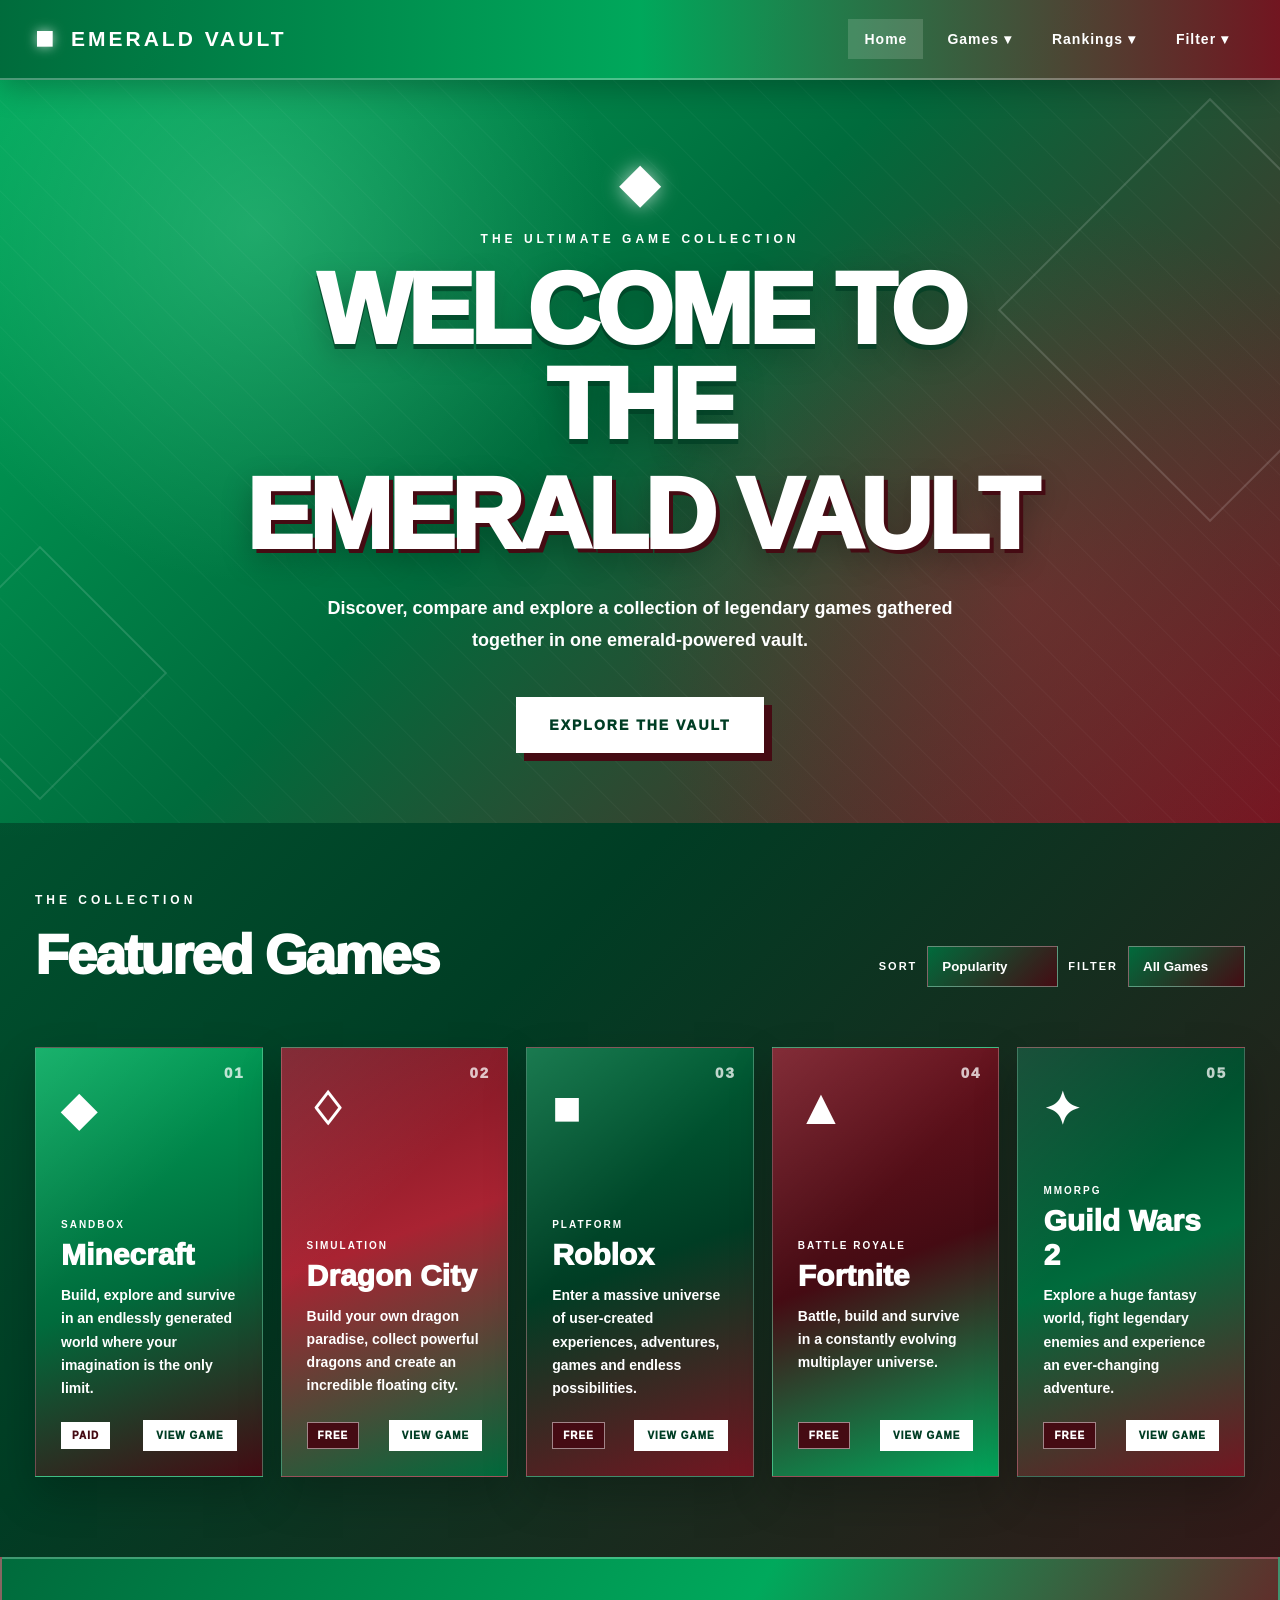
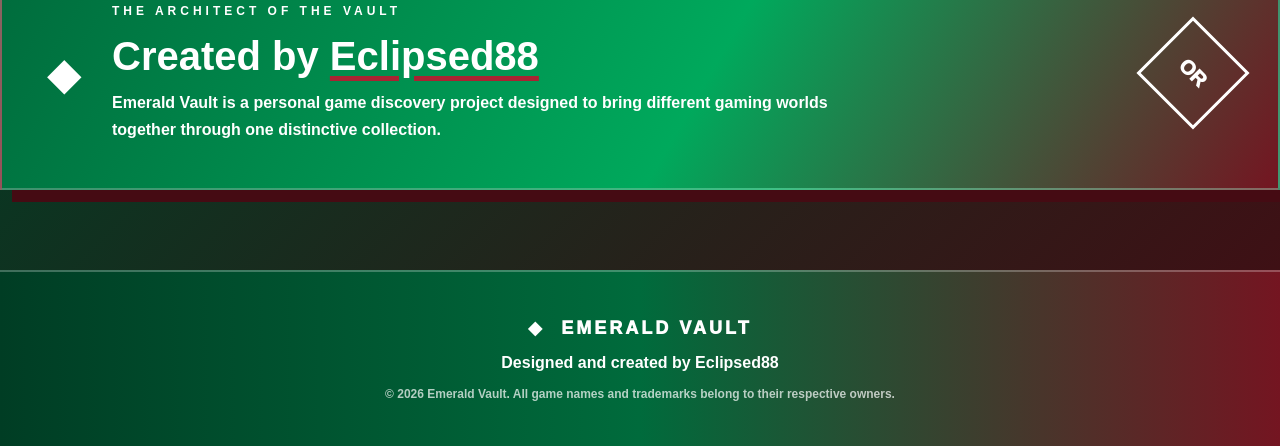
<file: index.html>
<!DOCTYPE html>
<html lang="en">
<head>
    <meta charset="UTF-8">
    <meta name="viewport" content="width=device-width, initial-scale=1.0">
    <title>Emerald Vault | Game Collection</title>
    <link rel="stylesheet" href="style.css">
</head>

<body class="home-page">

<header class="site-header">
    <div class="nav-container">

        <a href="index.html" class="logo">
            <span class="logo-gem">◆</span>
            <span>EMERALD VAULT</span>
        </a>

        <nav class="main-nav">

            <a href="index.html" class="nav-link active">Home</a>

            <div class="nav-dropdown">
                <button class="nav-drop-button">Games ▾</button>

                <div class="dropdown-menu">
                    <a href="minecraft.html">Minecraft</a>
                    <a href="dragon-city.html">Dragon City</a>
                    <a href="roblox.html">Roblox</a>
                    <a href="fortnite.html">Fortnite</a>
                    <a href="guild-wars-2.html">Guild Wars 2</a>
                </div>
            </div>

            <div class="nav-dropdown">
                <button class="nav-drop-button">Rankings ▾</button>

                <div class="dropdown-menu">
                    <a href="#games" onclick="sortGames('popularity'); return true;">By Popularity</a>
                    <a href="#games" onclick="sortGames('price'); return true;">By Price</a>
                    <a href="#games" onclick="sortGames('alphabetical'); return true;">Alphabetical</a>
                </div>
            </div>

            <div class="nav-dropdown">
                <button class="nav-drop-button">Filter ▾</button>

                <div class="dropdown-menu">
                    <a href="#games" onclick="filterGames('all'); return true;">All Games</a>
                    <a href="#games" onclick="filterGames('free'); return true;">Free Games</a>
                    <a href="#games" onclick="filterGames('paid'); return true;">Paid Games</a>
                </div>
            </div>

        </nav>
    </div>
</header>


<main>

    <section class="home-hero">

        <div class="hero-decoration hero-decoration-one"></div>
        <div class="hero-decoration hero-decoration-two"></div>

        <div class="home-hero-content">

            <div class="vault-symbol">◆</div>

            <p class="hero-kicker">THE ULTIMATE GAME COLLECTION</p>

            <h1>
                WELCOME TO THE
                <span>EMERALD VAULT</span>
            </h1>

            <p class="hero-description">
                Discover, compare and explore a collection of legendary games
                gathered together in one emerald-powered vault.
            </p>

            <a href="#games" class="hero-button">
                EXPLORE THE VAULT
            </a>

        </div>

    </section>


    <section class="section-heading" id="games">

        <div>
            <p class="section-kicker">THE COLLECTION</p>
            <h2>Featured Games</h2>
        </div>

        <div class="controls">

            <label for="sortSelect">SORT</label>

            <select id="sortSelect" onchange="sortGames(this.value)">
                <option value="popularity">Popularity</option>
                <option value="price">Price</option>
                <option value="alphabetical">Alphabetical</option>
            </select>

            <label for="filterSelect">FILTER</label>

            <select id="filterSelect" onchange="filterGames(this.value)">
                <option value="all">All Games</option>
                <option value="free">Free</option>
                <option value="paid">Paid</option>
            </select>

        </div>

    </section>


    <section class="game-grid" id="gameGrid">


        <!-- MINECRAFT -->

        <article
            class="game-card minecraft-card"
            data-rank="1"
            data-price="paid"
            data-price-value="1"
            data-name="Minecraft"
        >

            <div class="game-card-number">01</div>

            <div class="card-icon minecraft-icon">◆</div>

            <div class="card-content">

                <span class="card-category">SANDBOX</span>

                <h3>Minecraft</h3>

                <p>
                    Build, explore and survive in an endlessly generated
                    world where your imagination is the only limit.
                </p>

                <div class="card-bottom">

                    <span class="price-tag paid-tag">PAID</span>

                    <a href="minecraft.html" class="card-button">
                        VIEW GAME
                    </a>

                </div>

            </div>

        </article>


       <!-- DRAGON CITY -->

<article
    class="game-card dragon-card"
    data-rank="2"
    data-price="free"
    data-price-value="0"
    data-name="Dragon City"
>

    <div class="game-card-number">02</div>

    <div class="card-icon dragon-icon">♢</div>

    <div class="card-content">

        <span class="card-category">SIMULATION</span>

        <h3>Dragon City</h3>

        <p>
            Build your own dragon paradise, collect powerful dragons
            and create an incredible floating city.
        </p>

        <div class="card-bottom">

            <span class="price-tag free-tag">FREE</span>

            <a href="dragon-city.html" class="card-button">
                VIEW GAME
            </a>

        </div>

    </div>

</article>


<!-- ROBLOX -->

<article
    class="game-card roblox-card"
    data-rank="3"
    data-price="free"
    data-price-value="0"
    data-name="Roblox"
>

    <div class="game-card-number">03</div>

    <div class="card-icon roblox-icon">■</div>

    <div class="card-content">

        <span class="card-category">PLATFORM</span>

        <h3>Roblox</h3>

        <p>
            Enter a massive universe of user-created experiences,
            adventures, games and endless possibilities.
        </p>

        <div class="card-bottom">

            <span class="price-tag free-tag">FREE</span>

            <a href="roblox.html" class="card-button">
                VIEW GAME
            </a>

        </div>

    </div>

</article>


        <!-- FORTNITE -->

        <article
            class="game-card fortnite-card"
            data-rank="4"
            data-price="free"
            data-price-value="0"
            data-name="Fortnite"
        >

            <div class="game-card-number">04</div>

            <div class="card-icon fortnite-icon">▲</div>

            <div class="card-content">

                <span class="card-category">BATTLE ROYALE</span>

                <h3>Fortnite</h3>

                <p>
                    Battle, build and survive in a constantly evolving
                    multiplayer universe.
                </p>

                <div class="card-bottom">

                    <span class="price-tag free-tag">FREE</span>

                    <a href="fortnite.html" class="card-button">
                        VIEW GAME
                    </a>

                </div>

            </div>

        </article>


        <!-- GUILD WARS 2 -->

        <article
            class="game-card guild-card"
            data-rank="5"
            data-price="free"
            data-price-value="0"
            data-name="Guild Wars 2"
        >

            <div class="game-card-number">05</div>

            <div class="card-icon guild-icon">✦</div>

            <div class="card-content">

                <span class="card-category">MMORPG</span>

                <h3>Guild Wars 2</h3>

                <p>
                    Explore a huge fantasy world, fight legendary enemies
                    and experience an ever-changing adventure.
                </p>

                <div class="card-bottom">

                    <span class="price-tag free-tag">FREE</span>

                    <a href="guild-wars-2.html" class="card-button">
                        VIEW GAME
                    </a>

                </div>

            </div>

        </article>


    </section>


    <section class="creator-section">

        <div class="creator-symbol">◆</div>

        <div class="creator-content">

            <p class="section-kicker">THE ARCHITECT OF THE VAULT</p>

            <h2>Created by <span>Eclipsed88</span></h2>

            <p>
                Emerald Vault is a personal game discovery project designed
                to bring different gaming worlds together through one
                distinctive collection.
            </p>

        </div>

        <div class="creator-mark">
            OR
        </div>

    </section>

</main>


<footer class="site-footer">

    <div class="footer-brand">
        <span>◆</span>
        EMERALD VAULT
    </div>

    <p>
        Designed and created by Eclipsed88
    </p>

    <p class="footer-small">
        © 2026 Emerald Vault. All game names and trademarks belong to
        their respective owners.
    </p>

</footer>


<script>

function getCards() {
    return Array.from(document.querySelectorAll(".game-card"));
}


function sortGames(type) {

    const grid = document.getElementById("gameGrid");
    const cards = getCards();

    if (type === "popularity") {

        cards.sort(function(a, b) {
            return Number(a.dataset.rank) - Number(b.dataset.rank);
        });

    } else if (type === "price") {

        cards.sort(function(a, b) {
            return Number(b.dataset.priceValue) - Number(a.dataset.priceValue);
        });

    } else if (type === "alphabetical") {

        cards.sort(function(a, b) {
            return a.dataset.name.localeCompare(b.dataset.name);
        });
    }

    cards.forEach(function(card) {
        grid.appendChild(card);
    });

    document.getElementById("sortSelect").value = type;
}


function filterGames(type) {

    const cards = getCards();

    cards.forEach(function(card) {

        if (type === "all") {
            card.style.display = "";
        }

        else if (type === card.dataset.price) {
            card.style.display = "";
        }

        else {
            card.style.display = "none";
        }

    });

    document.getElementById("filterSelect").value = type;
}


sortGames("popularity");

</script>

</body>
</html>
</file>
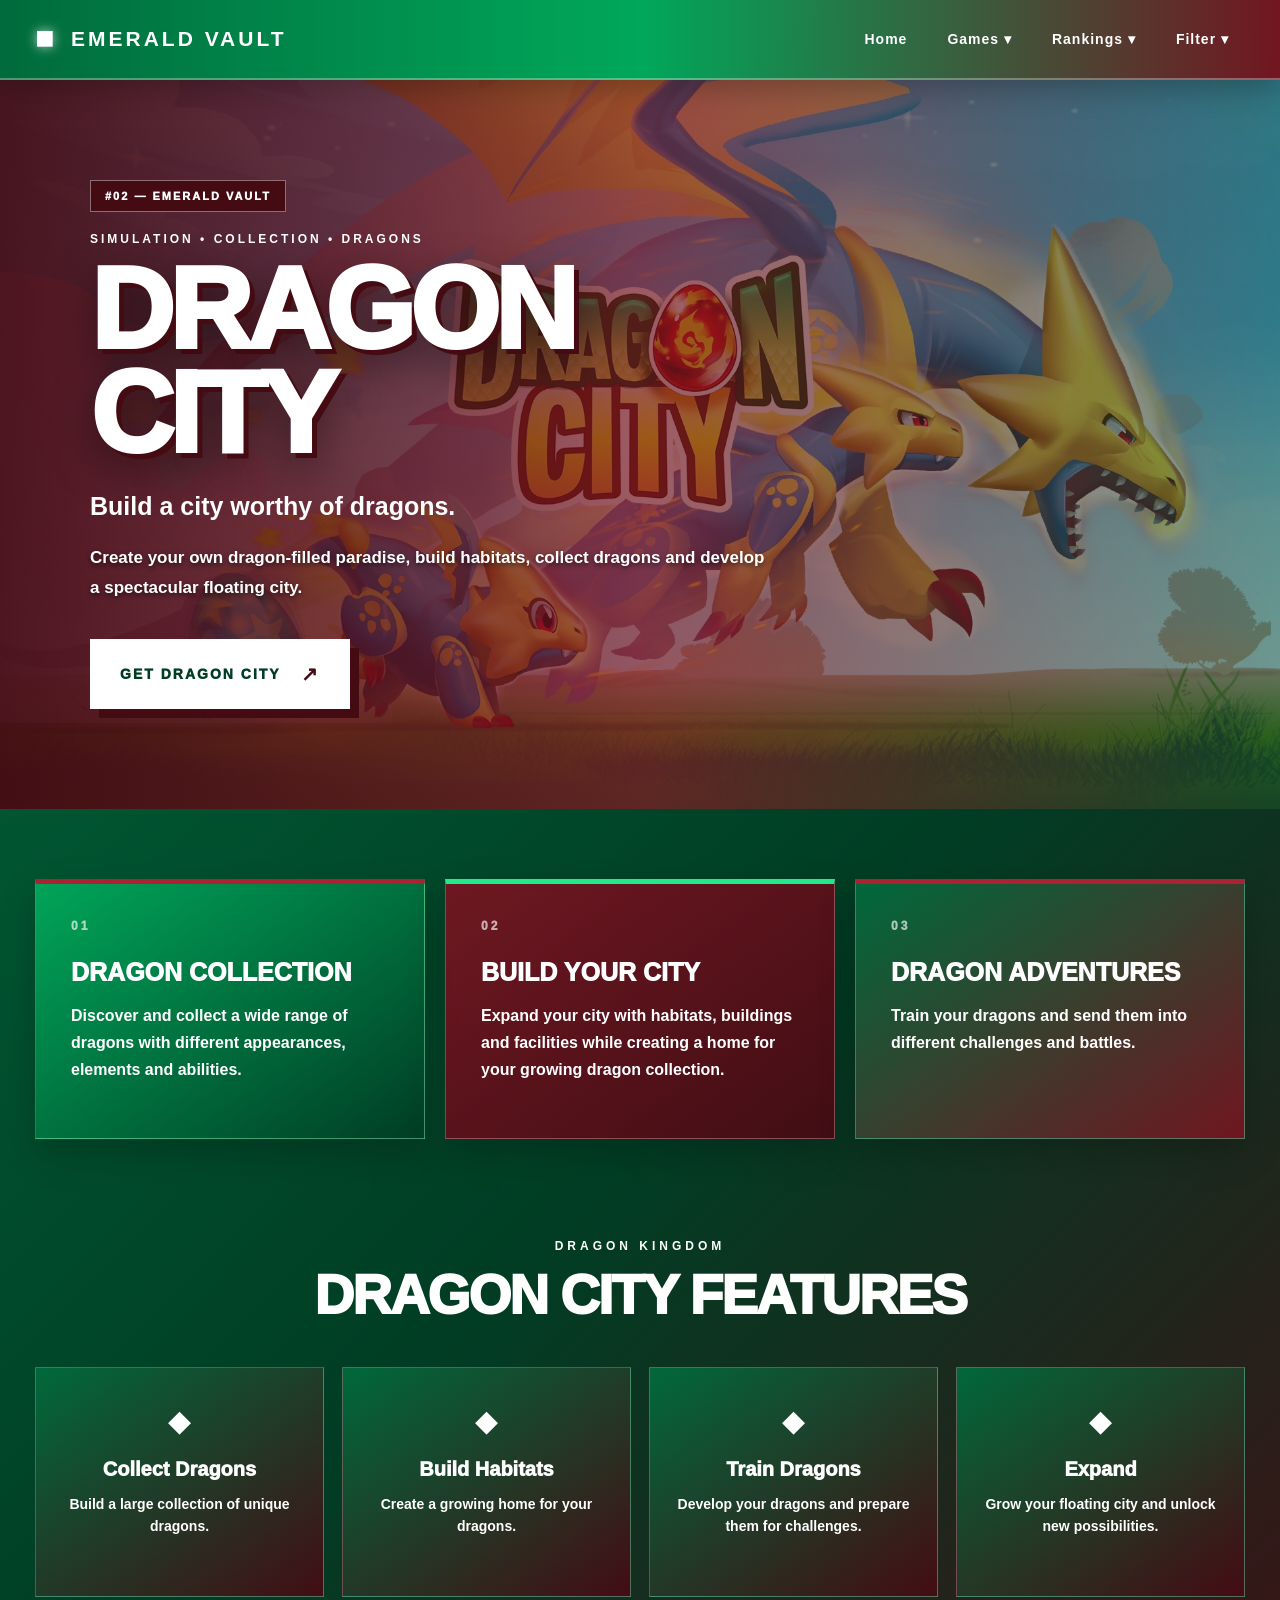
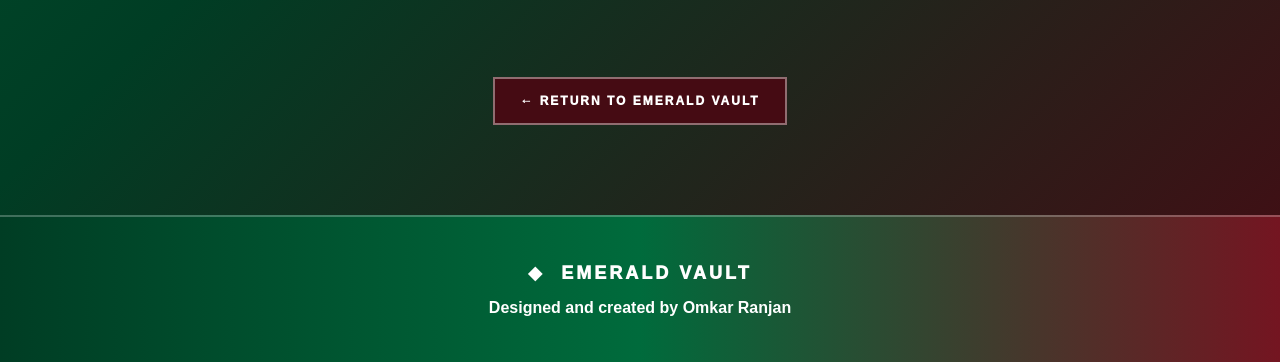
<file: dragon-city.html>
<!DOCTYPE html>
<html lang="en">
<head>
    <meta charset="UTF-8">
    <meta name="viewport" content="width=device-width, initial-scale=1.0">

    <title>Dragon City | Emerald Vault</title>

    <link rel="stylesheet" href="style.css">
</head>

<body class="game-page dragon-page">

<header class="site-header">
    <div class="nav-container">

        <a href="index.html" class="logo">
            <span class="logo-gem">◆</span>
            <span>EMERALD VAULT</span>
        </a>

        <nav class="main-nav">

            <a href="index.html" class="nav-link">Home</a>

            <div class="nav-dropdown">

                <button class="nav-drop-button">Games ▾</button>

                <div class="dropdown-menu">
                    <a href="minecraft.html">Minecraft</a>
                    <a href="dragon-city.html">Dragon City</a>
                    <a href="roblox.html">Roblox</a>
                    <a href="fortnite.html">Fortnite</a>
                    <a href="guild-wars-2.html">Guild Wars 2</a>
                </div>

            </div>

            <div class="nav-dropdown">

                <button class="nav-drop-button">Rankings ▾</button>

                <div class="dropdown-menu">
                    <a href="index.html#games">By Popularity</a>
                    <a href="index.html#games">By Price</a>
                    <a href="index.html#games">Alphabetical</a>
                </div>

            </div>

            <div class="nav-dropdown">

                <button class="nav-drop-button">Filter ▾</button>

                <div class="dropdown-menu">
                    <a href="index.html#games">All Games</a>
                    <a href="index.html#games">Free Games</a>
                    <a href="index.html#games">Paid Games</a>
                </div>

            </div>

        </nav>

    </div>
</header>


<main>

<section class="game-hero dragon-theme">

    <div class="game-image-overlay"></div>

    <div class="game-hero-content">

        <span class="rank-badge">#02 — EMERALD VAULT</span>

        <p class="game-category">SIMULATION • COLLECTION • DRAGONS</p>

        <h1>DRAGON CITY</h1>

        <p class="game-tagline">
            Build a city worthy of dragons.
        </p>

        <p class="game-description">
            Create your own dragon-filled paradise, build habitats, collect
            dragons and develop a spectacular floating city.
        </p>

        <a
            href="https://apps.microsoft.com/detail/9p8569j9gb3s?hl=en-US&gl=AU"
            target="_blank"
            rel="noopener noreferrer"
            class="big-purchase-button"
        >
            GET DRAGON CITY
            <span>↗</span>
        </a>

    </div>

</section>


<section class="game-information">

    <div class="info-box">

        <span class="info-number">01</span>

        <h2>DRAGON COLLECTION</h2>

        <p>
            Discover and collect a wide range of dragons with different
            appearances, elements and abilities.
        </p>

    </div>


    <div class="info-box">

        <span class="info-number">02</span>

        <h2>BUILD YOUR CITY</h2>

        <p>
            Expand your city with habitats, buildings and facilities while
            creating a home for your growing dragon collection.
        </p>

    </div>


    <div class="info-box">

        <span class="info-number">03</span>

        <h2>DRAGON ADVENTURES</h2>

        <p>
            Train your dragons and send them into different challenges and
            battles.
        </p>

    </div>

</section>


<section class="features-section">

    <p class="section-kicker">DRAGON KINGDOM</p>

    <h2>DRAGON CITY FEATURES</h2>

    <div class="feature-grid">

        <div class="feature">
            <span>◆</span>
            <h3>Collect Dragons</h3>
            <p>Build a large collection of unique dragons.</p>
        </div>

        <div class="feature">
            <span>◆</span>
            <h3>Build Habitats</h3>
            <p>Create a growing home for your dragons.</p>
        </div>

        <div class="feature">
            <span>◆</span>
            <h3>Train Dragons</h3>
            <p>Develop your dragons and prepare them for challenges.</p>
        </div>

        <div class="feature">
            <span>◆</span>
            <h3>Expand</h3>
            <p>Grow your floating city and unlock new possibilities.</p>
        </div>

    </div>

</section>


<div class="back-section">

    <a href="index.html" class="back-button">
        ← RETURN TO EMERALD VAULT
    </a>

</div>

</main>


<footer class="site-footer">

    <div class="footer-brand">
        <span>◆</span>
        EMERALD VAULT
    </div>

    <p>Designed and created by Omkar Ranjan</p>

</footer>

</body>
</html>
</file>
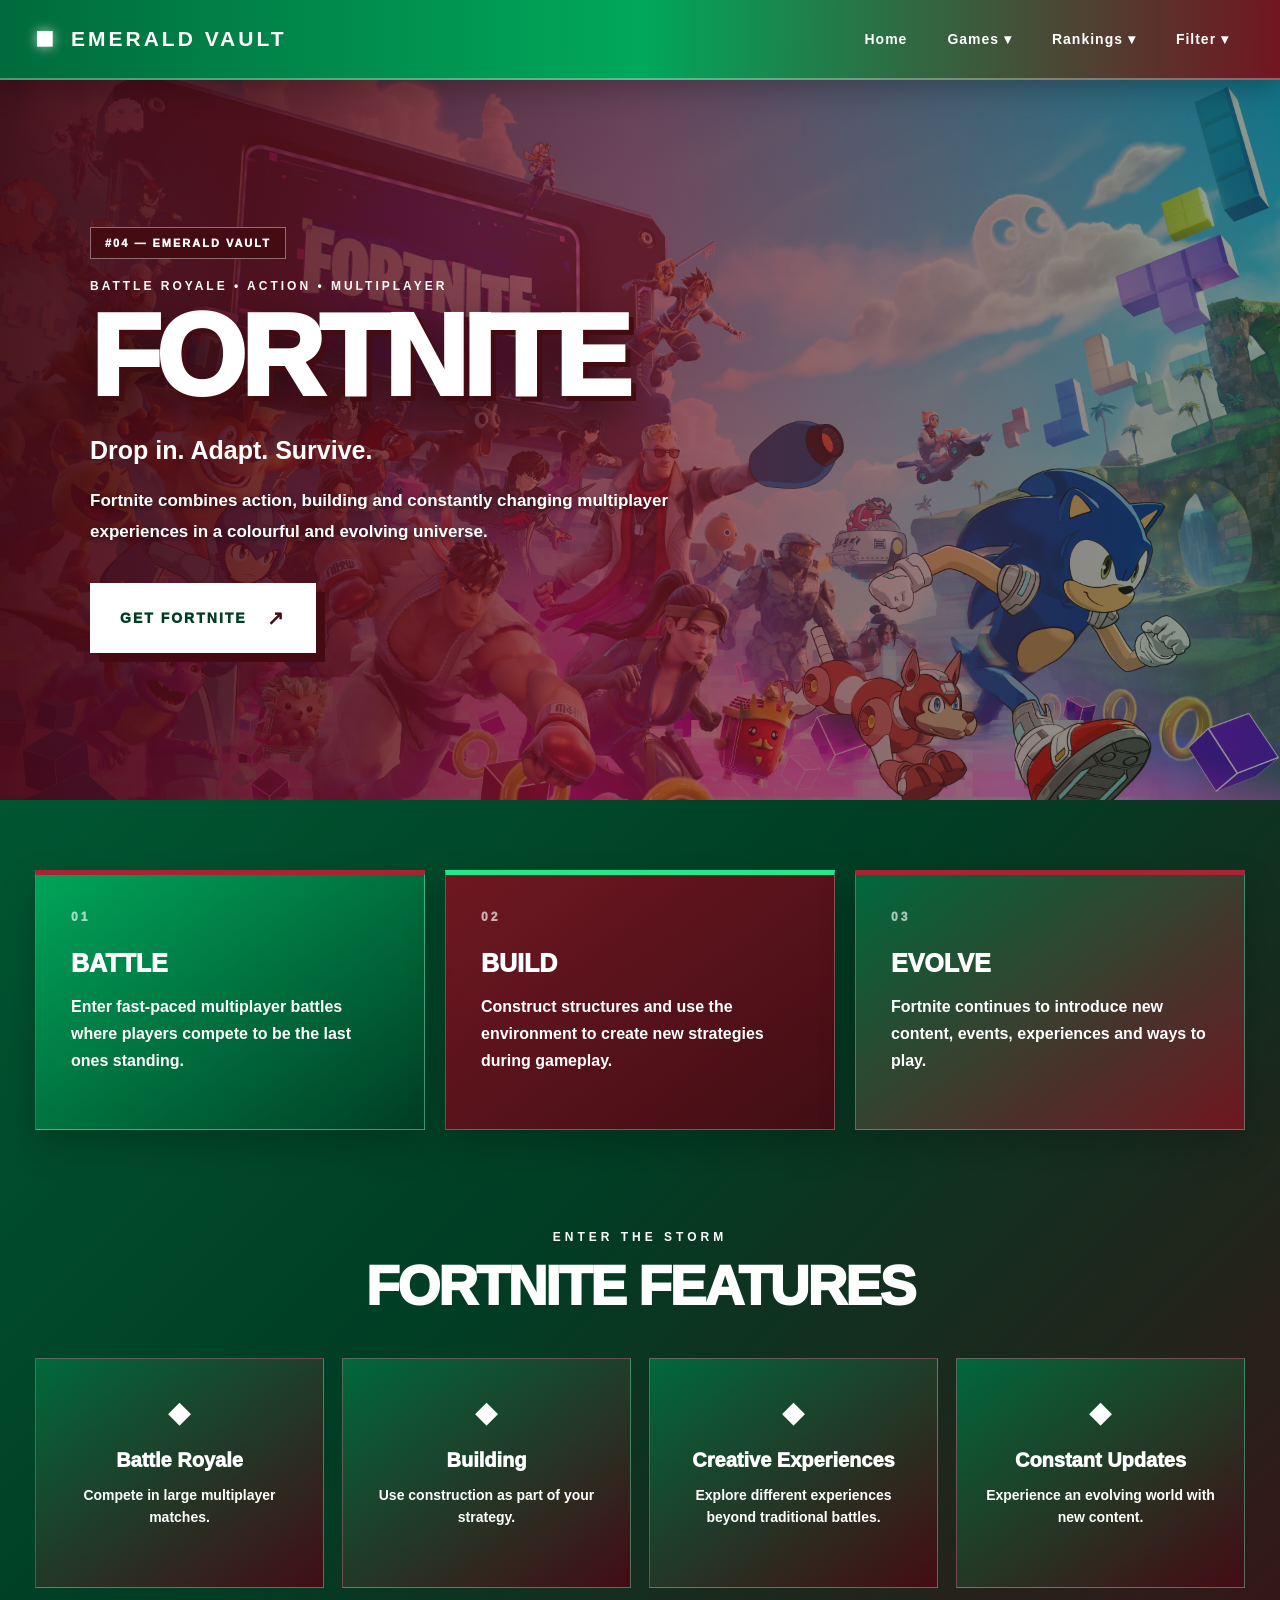
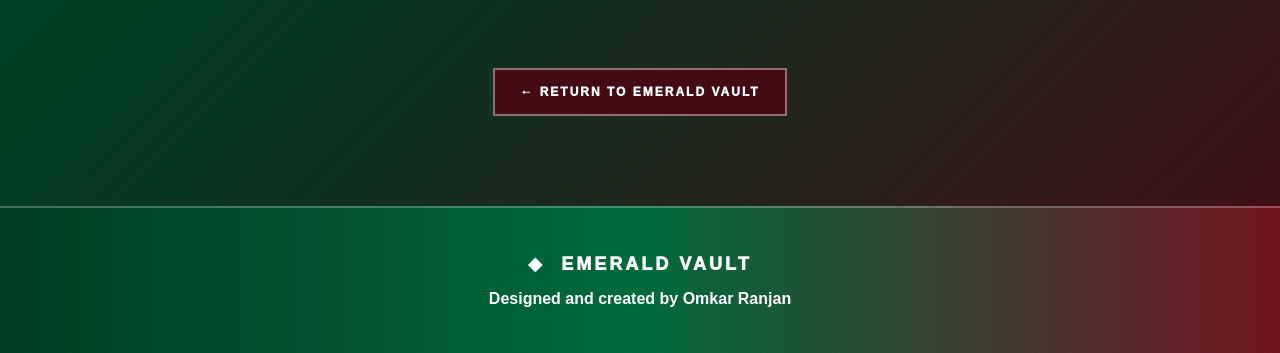
<file: fortnite.html>
<!DOCTYPE html>
<html lang="en">
<head>
    <meta charset="UTF-8">
    <meta name="viewport" content="width=device-width, initial-scale=1.0">

    <title>Fortnite | Emerald Vault</title>

    <link rel="stylesheet" href="style.css">
</head>

<body class="game-page fortnite-page">

<header class="site-header">
    <div class="nav-container">

        <a href="index.html" class="logo">
            <span class="logo-gem">◆</span>
            <span>EMERALD VAULT</span>
        </a>

        <nav class="main-nav">

            <a href="index.html" class="nav-link">Home</a>

            <div class="nav-dropdown">

                <button class="nav-drop-button">Games ▾</button>

                <div class="dropdown-menu">
                    <a href="minecraft.html">Minecraft</a>
                    <a href="dragon-city.html">Dragon City</a>
                    <a href="roblox.html">Roblox</a>
                    <a href="fortnite.html">Fortnite</a>
                    <a href="guild-wars-2.html">Guild Wars 2</a>
                </div>

            </div>

            <div class="nav-dropdown">

                <button class="nav-drop-button">Rankings ▾</button>

                <div class="dropdown-menu">
                    <a href="index.html#games">By Popularity</a>
                    <a href="index.html#games">By Price</a>
                    <a href="index.html#games">Alphabetical</a>
                </div>

            </div>

            <div class="nav-dropdown">

                <button class="nav-drop-button">Filter ▾</button>

                <div class="dropdown-menu">
                    <a href="index.html#games">All Games</a>
                    <a href="index.html#games">Free Games</a>
                    <a href="index.html#games">Paid Games</a>
                </div>

            </div>

        </nav>

    </div>
</header>


<main>

<section class="game-hero fortnite-theme">

    <div class="game-image-overlay"></div>

    <div class="game-hero-content">

        <span class="rank-badge">#04 — EMERALD VAULT</span>

        <p class="game-category">BATTLE ROYALE • ACTION • MULTIPLAYER</p>

        <h1>FORTNITE</h1>

        <p class="game-tagline">
            Drop in. Adapt. Survive.
        </p>

        <p class="game-description">
            Fortnite combines action, building and constantly changing
            multiplayer experiences in a colourful and evolving universe.
        </p>

        <a
            href="https://store.epicgames.com/p/fortnite"
            target="_blank"
            rel="noopener noreferrer"
            class="big-purchase-button"
        >
            GET FORTNITE
            <span>↗</span>
        </a>

    </div>

</section>


<section class="game-information">

    <div class="info-box">

        <span class="info-number">01</span>

        <h2>BATTLE</h2>

        <p>
            Enter fast-paced multiplayer battles where players compete
            to be the last ones standing.
        </p>

    </div>


    <div class="info-box">

        <span class="info-number">02</span>

        <h2>BUILD</h2>

        <p>
            Construct structures and use the environment to create
            new strategies during gameplay.
        </p>

    </div>


    <div class="info-box">

        <span class="info-number">03</span>

        <h2>EVOLVE</h2>

        <p>
            Fortnite continues to introduce new content, events,
            experiences and ways to play.
        </p>

    </div>

</section>


<section class="features-section">

    <p class="section-kicker">ENTER THE STORM</p>

    <h2>FORTNITE FEATURES</h2>

    <div class="feature-grid">

        <div class="feature">
            <span>◆</span>
            <h3>Battle Royale</h3>
            <p>Compete in large multiplayer matches.</p>
        </div>

        <div class="feature">
            <span>◆</span>
            <h3>Building</h3>
            <p>Use construction as part of your strategy.</p>
        </div>

        <div class="feature">
            <span>◆</span>
            <h3>Creative Experiences</h3>
            <p>Explore different experiences beyond traditional battles.</p>
        </div>

        <div class="feature">
            <span>◆</span>
            <h3>Constant Updates</h3>
            <p>Experience an evolving world with new content.</p>
        </div>

    </div>

</section>


<div class="back-section">

    <a href="index.html" class="back-button">
        ← RETURN TO EMERALD VAULT
    </a>

</div>

</main>


<footer class="site-footer">

    <div class="footer-brand">
        <span>◆</span>
        EMERALD VAULT
    </div>

    <p>Designed and created by Omkar Ranjan</p>

</footer>

</body>
</html>
</file>
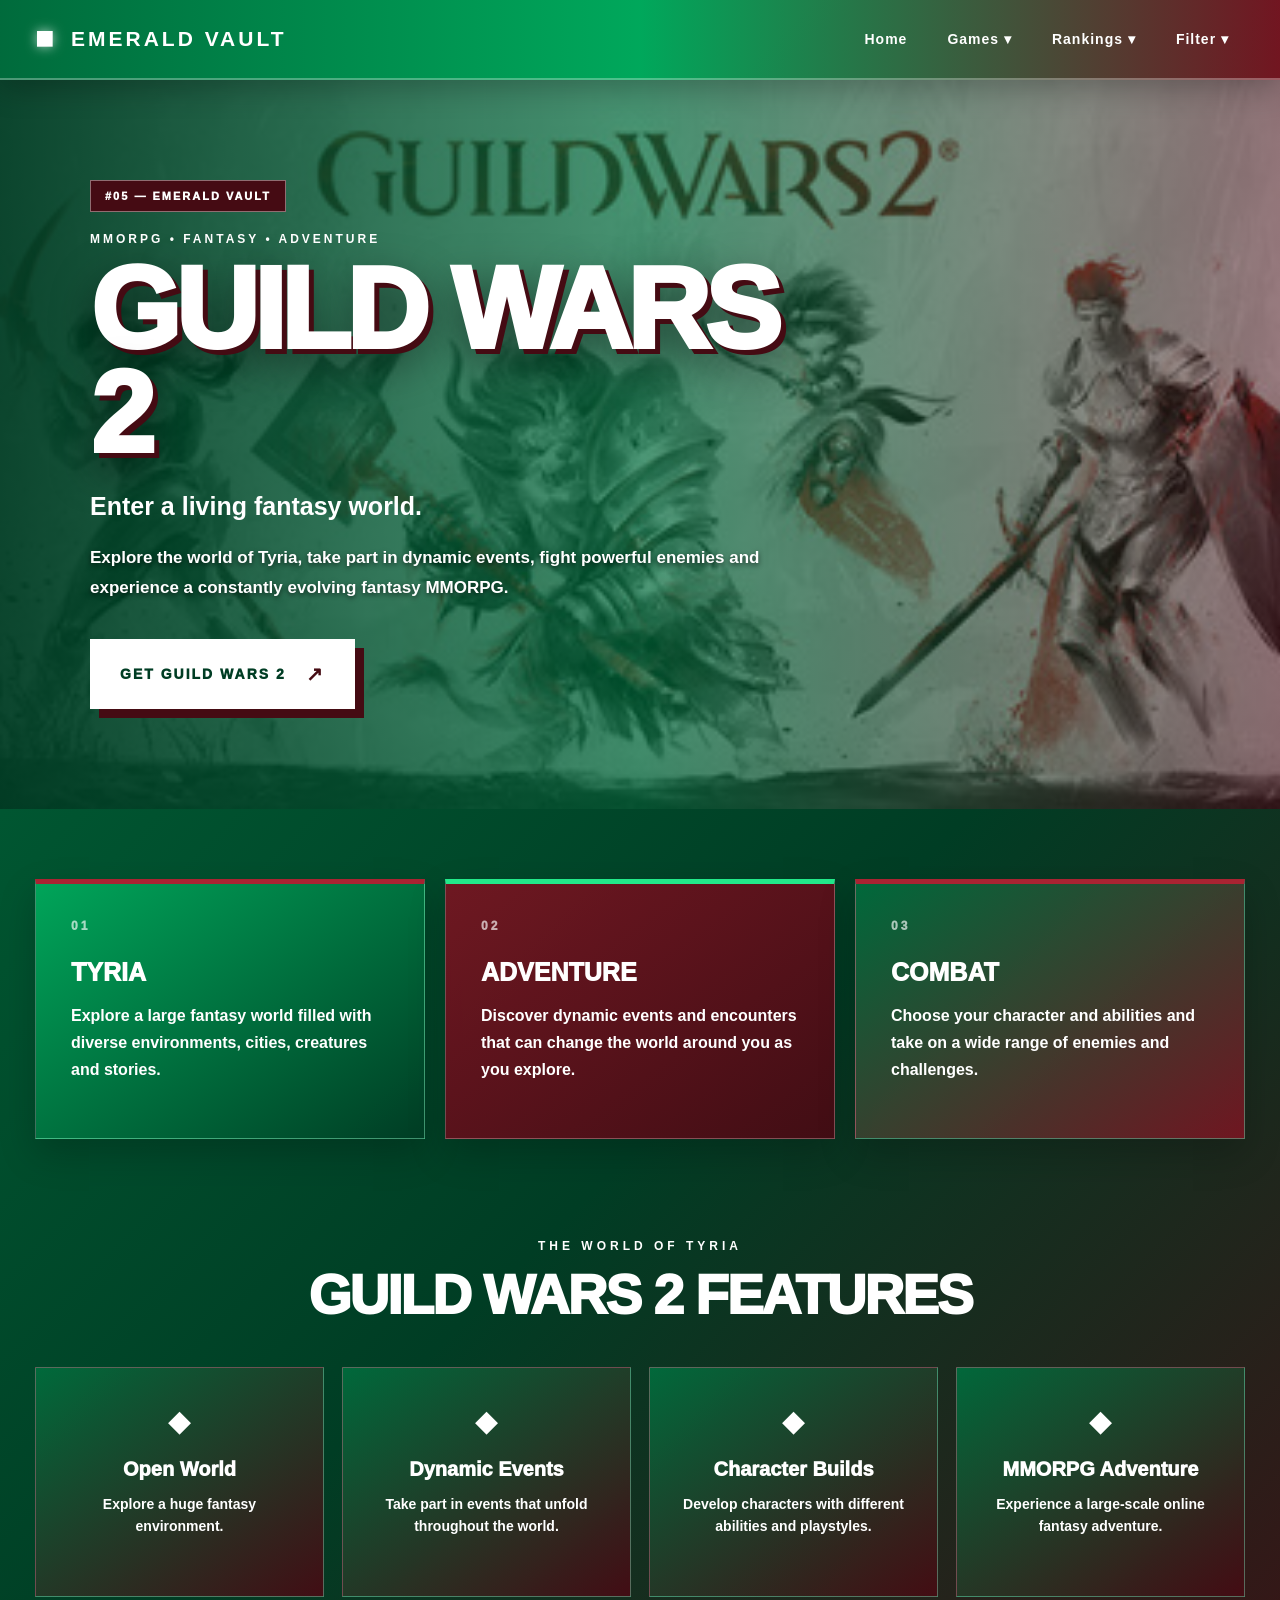
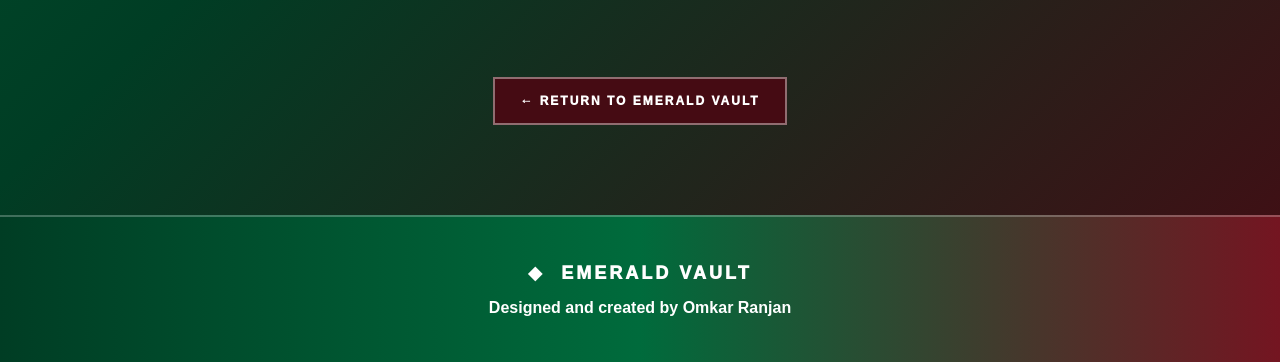
<file: guild-wars-2.html>
<!DOCTYPE html>
<html lang="en">
<head>
    <meta charset="UTF-8">
    <meta name="viewport" content="width=device-width, initial-scale=1.0">

    <title>Guild Wars 2 | Emerald Vault</title>

    <link rel="stylesheet" href="style.css">
</head>

<body class="game-page guild-page">

<header class="site-header">
    <div class="nav-container">

        <a href="index.html" class="logo">
            <span class="logo-gem">◆</span>
            <span>EMERALD VAULT</span>
        </a>

        <nav class="main-nav">

            <a href="index.html" class="nav-link">Home</a>

            <div class="nav-dropdown">

                <button class="nav-drop-button">Games ▾</button>

                <div class="dropdown-menu">
                    <a href="minecraft.html">Minecraft</a>
                    <a href="dragon-city.html">Dragon City</a>
                    <a href="roblox.html">Roblox</a>
                    <a href="fortnite.html">Fortnite</a>
                    <a href="guild-wars-2.html">Guild Wars 2</a>
                </div>

            </div>

            <div class="nav-dropdown">

                <button class="nav-drop-button">Rankings ▾</button>

                <div class="dropdown-menu">
                    <a href="index.html#games">By Popularity</a>
                    <a href="index.html#games">By Price</a>
                    <a href="index.html#games">Alphabetical</a>
                </div>

            </div>

            <div class="nav-dropdown">

                <button class="nav-drop-button">Filter ▾</button>

                <div class="dropdown-menu">
                    <a href="index.html#games">All Games</a>
                    <a href="index.html#games">Free Games</a>
                    <a href="index.html#games">Paid Games</a>
                </div>

            </div>

        </nav>

    </div>
</header>


<main>

<section class="game-hero guild-theme">

    <div class="game-image-overlay"></div>

    <div class="game-hero-content">

        <span class="rank-badge">#05 — EMERALD VAULT</span>

        <p class="game-category">MMORPG • FANTASY • ADVENTURE</p>

        <h1>GUILD WARS 2</h1>

        <p class="game-tagline">
            Enter a living fantasy world.
        </p>

        <p class="game-description">
            Explore the world of Tyria, take part in dynamic events,
            fight powerful enemies and experience a constantly evolving
            fantasy MMORPG.
        </p>

        <a
            href="https://store.steampowered.com/app/1284210/Guild_Wars_2/"
            target="_blank"
            rel="noopener noreferrer"
            class="big-purchase-button"
        >
            GET GUILD WARS 2
            <span>↗</span>
        </a>

    </div>

</section>


<section class="game-information">

    <div class="info-box">

        <span class="info-number">01</span>

        <h2>TYRIA</h2>

        <p>
            Explore a large fantasy world filled with diverse environments,
            cities, creatures and stories.
        </p>

    </div>


    <div class="info-box">

        <span class="info-number">02</span>

        <h2>ADVENTURE</h2>

        <p>
            Discover dynamic events and encounters that can change the
            world around you as you explore.
        </p>

    </div>


    <div class="info-box">

        <span class="info-number">03</span>

        <h2>COMBAT</h2>

        <p>
            Choose your character and abilities and take on a wide range
            of enemies and challenges.
        </p>

    </div>

</section>


<section class="features-section">

    <p class="section-kicker">THE WORLD OF TYRIA</p>

    <h2>GUILD WARS 2 FEATURES</h2>

    <div class="feature-grid">

        <div class="feature">
            <span>◆</span>
            <h3>Open World</h3>
            <p>Explore a huge fantasy environment.</p>
        </div>

        <div class="feature">
            <span>◆</span>
            <h3>Dynamic Events</h3>
            <p>Take part in events that unfold throughout the world.</p>
        </div>

        <div class="feature">
            <span>◆</span>
            <h3>Character Builds</h3>
            <p>Develop characters with different abilities and playstyles.</p>
        </div>

        <div class="feature">
            <span>◆</span>
            <h3>MMORPG Adventure</h3>
            <p>Experience a large-scale online fantasy adventure.</p>
        </div>

    </div>

</section>


<div class="back-section">

    <a href="index.html" class="back-button">
        ← RETURN TO EMERALD VAULT
    </a>

</div>

</main>


<footer class="site-footer">

    <div class="footer-brand">
        <span>◆</span>
        EMERALD VAULT
    </div>

    <p>Designed and created by Omkar Ranjan</p>

</footer>

</body>
</html>
</file>
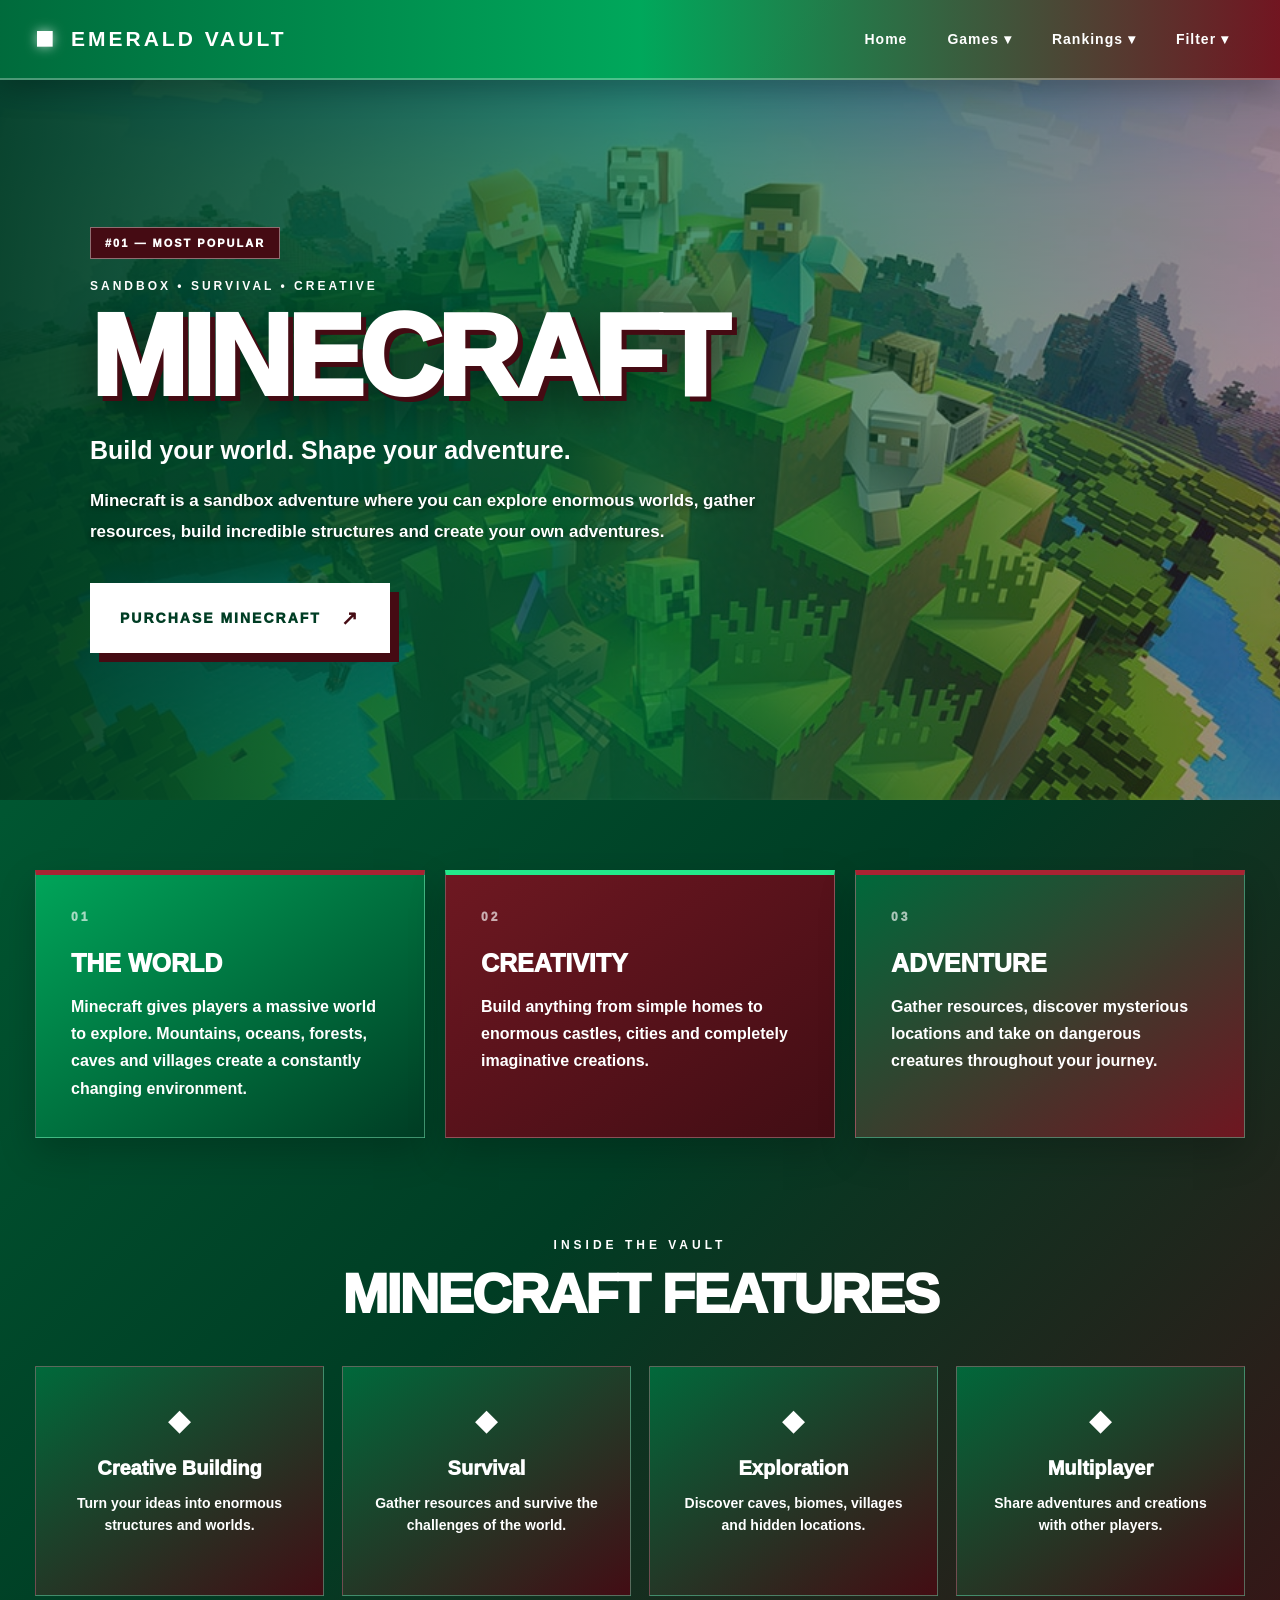
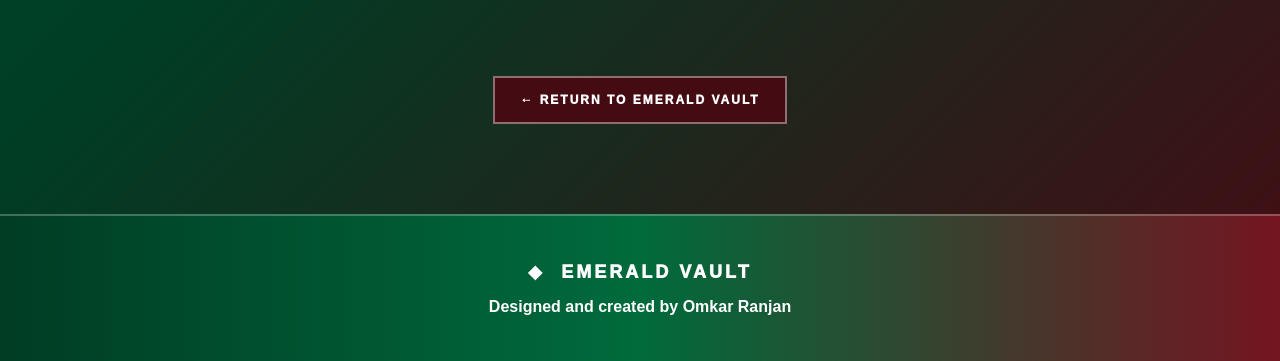
<file: minecraft.html>
<!DOCTYPE html>
<html lang="en">
<head>
    <meta charset="UTF-8">
    <meta name="viewport" content="width=device-width, initial-scale=1.0">

    <title>Minecraft | Emerald Vault</title>

    <link rel="stylesheet" href="style.css">
</head>

<body class="game-page minecraft-page">

<header class="site-header">
    <div class="nav-container">

        <a href="index.html" class="logo">
            <span class="logo-gem">◆</span>
            <span>EMERALD VAULT</span>
        </a>

        <nav class="main-nav">

            <a href="index.html" class="nav-link">Home</a>

            <div class="nav-dropdown">

                <button class="nav-drop-button">Games ▾</button>

                <div class="dropdown-menu">
                    <a href="minecraft.html">Minecraft</a>
                    <a href="dragon-city.html">Dragon City</a>
                    <a href="roblox.html">Roblox</a>
                    <a href="fortnite.html">Fortnite</a>
                    <a href="guild-wars-2.html">Guild Wars 2</a>
                </div>

            </div>

            <div class="nav-dropdown">

                <button class="nav-drop-button">Rankings ▾</button>

                <div class="dropdown-menu">
                    <a href="index.html#games">By Popularity</a>
                    <a href="index.html#games">By Price</a>
                    <a href="index.html#games">Alphabetical</a>
                </div>

            </div>

            <div class="nav-dropdown">

                <button class="nav-drop-button">Filter ▾</button>

                <div class="dropdown-menu">
                    <a href="index.html#games">All Games</a>
                    <a href="index.html#games">Free Games</a>
                    <a href="index.html#games">Paid Games</a>
                </div>

            </div>

        </nav>

    </div>
</header>


<main>

<section class="game-hero minecraft-theme">

    <div class="game-image-overlay"></div>

    <div class="game-hero-content">

        <span class="rank-badge">#01 — MOST POPULAR</span>

        <p class="game-category">SANDBOX • SURVIVAL • CREATIVE</p>

        <h1>MINECRAFT</h1>

        <p class="game-tagline">
            Build your world. Shape your adventure.
        </p>

        <p class="game-description">
            Minecraft is a sandbox adventure where you can explore enormous
            worlds, gather resources, build incredible structures and create
            your own adventures.
        </p>

        <a
            href="https://www.minecraft.net/en-us/store/minecraft-java-bedrock-edition-pc?tabs=%7B%22details%22%3A0%7D"
            target="_blank"
            rel="noopener noreferrer"
            class="big-purchase-button"
        >
            PURCHASE MINECRAFT
            <span>↗</span>
        </a>

    </div>

</section>


<section class="game-information">

    <div class="info-box">

        <span class="info-number">01</span>

        <h2>THE WORLD</h2>

        <p>
            Minecraft gives players a massive world to explore. Mountains,
            oceans, forests, caves and villages create a constantly changing
            environment.
        </p>

    </div>


    <div class="info-box">

        <span class="info-number">02</span>

        <h2>CREATIVITY</h2>

        <p>
            Build anything from simple homes to enormous castles, cities
            and completely imaginative creations.
        </p>

    </div>


    <div class="info-box">

        <span class="info-number">03</span>

        <h2>ADVENTURE</h2>

        <p>
            Gather resources, discover mysterious locations and take on
            dangerous creatures throughout your journey.
        </p>

    </div>

</section>


<section class="features-section">

    <p class="section-kicker">INSIDE THE VAULT</p>

    <h2>MINECRAFT FEATURES</h2>

    <div class="feature-grid">

        <div class="feature">
            <span>◆</span>
            <h3>Creative Building</h3>
            <p>Turn your ideas into enormous structures and worlds.</p>
        </div>

        <div class="feature">
            <span>◆</span>
            <h3>Survival</h3>
            <p>Gather resources and survive the challenges of the world.</p>
        </div>

        <div class="feature">
            <span>◆</span>
            <h3>Exploration</h3>
            <p>Discover caves, biomes, villages and hidden locations.</p>
        </div>

        <div class="feature">
            <span>◆</span>
            <h3>Multiplayer</h3>
            <p>Share adventures and creations with other players.</p>
        </div>

    </div>

</section>


<div class="back-section">

    <a href="index.html" class="back-button">
        ← RETURN TO EMERALD VAULT
    </a>

</div>

</main>


<footer class="site-footer">

    <div class="footer-brand">
        <span>◆</span>
        EMERALD VAULT
    </div>

    <p>Designed and created by Omkar Ranjan</p>

</footer>

</body>
</html>
</file>
<file: style.css>
/* =========================================================
   EMERALD VAULT
   Main Theme:
   Emerald Green + Dark Red + White
   ========================================================= */


/* =========================================================
   GLOBAL VARIABLES
   ========================================================= */

:root {

    --emerald: #00a95c;
    --emerald-bright: #22e98a;
    --emerald-light: #7dffc1;
    --emerald-dark: #006b3c;
    --emerald-deep: #003d24;

    --red: #741521;
    --red-bright: #a92332;
    --red-dark: #450b13;

    --white: #ffffff;
    --white-soft: #f1fff8;

    --green-text: #ffffff;

    --border: rgba(255, 255, 255, 0.22);

}


/* =========================================================
   RESET
   ========================================================= */

* {
    margin: 0;
    padding: 0;
    box-sizing: border-box;
}


html {
    scroll-behavior: smooth;
}


body {
    min-height: 100vh;

    font-family:
        "Segoe UI",
        Arial,
        Helvetica,
        sans-serif;

    color: var(--white);

    background:
        radial-gradient(
            circle at top left,
            rgba(34, 233, 138, 0.25),
            transparent 35%
        ),
        linear-gradient(
            135deg,
            #006b3c 0%,
            #003d24 45%,
            #450b13 100%
        );

    overflow-x: hidden;
}


a {
    color: var(--white);
    text-decoration: none;
}


button,
select {
    font-family: inherit;
}


p,
h1,
h2,
h3,
a,
span,
label,
button {
    color: var(--white);
}


/* =========================================================
   HEADER
   ========================================================= */

.site-header {

    position: sticky;
    top: 0;
    z-index: 1000;

    width: 100%;

    background:
        linear-gradient(
            90deg,
            rgba(0, 107, 60, 0.98),
            rgba(0, 169, 92, 0.98),
            rgba(116, 21, 33, 0.98)
        );

    border-bottom: 2px solid rgba(255, 255, 255, 0.3);

    box-shadow:
        0 8px 30px rgba(0, 0, 0, 0.25);
}


.nav-container {

    max-width: 1400px;

    margin: auto;

    min-height: 78px;

    padding: 0 35px;

    display: flex;

    align-items: center;

    justify-content: space-between;

    gap: 30px;
}


/* =========================================================
   LOGO
   ========================================================= */

.logo {

    display: flex;

    align-items: center;

    gap: 12px;

    font-size: 21px;

    font-weight: 900;

    letter-spacing: 3px;

    white-space: nowrap;
}


.logo-gem {

    color: var(--white);

    font-size: 27px;

    transform: rotate(45deg);

    display: inline-block;

    text-shadow:
        0 0 12px rgba(255, 255, 255, 0.7);
}


/* =========================================================
   NAVIGATION
   ========================================================= */

.main-nav {

    display: flex;

    align-items: center;

    gap: 8px;
}


.nav-link,
.nav-drop-button {

    position: relative;

    padding: 12px 16px;

    border: none;

    background: transparent;

    color: var(--white);

    font-size: 14px;

    font-weight: 800;

    letter-spacing: 1px;

    cursor: pointer;

    transition:
        background 0.25s ease,
        transform 0.25s ease;
}


.nav-link:hover,
.nav-drop-button:hover {

    background: rgba(255, 255, 255, 0.16);

    transform: translateY(-2px);
}


.nav-link.active {

    background: rgba(255, 255, 255, 0.15);
}


.nav-dropdown {

    position: relative;
}


.dropdown-menu {

    position: absolute;

    top: calc(100% + 10px);

    right: 0;

    min-width: 210px;

    padding: 10px;

    background:
        linear-gradient(
            145deg,
            #006b3c,
            #003d24
        );

    border: 1px solid rgba(255, 255, 255, 0.25);

    border-top: 4px solid var(--red-bright);

    box-shadow:
        0 18px 40px rgba(0, 0, 0, 0.35);

    opacity: 0;

    visibility: hidden;

    transform: translateY(-8px);

    transition:
        opacity 0.2s ease,
        visibility 0.2s ease,
        transform 0.2s ease;
}


.nav-dropdown:hover .dropdown-menu {

    opacity: 1;

    visibility: visible;

    transform: translateY(0);
}


.dropdown-menu a {

    display: block;

    padding: 13px 15px;

    color: var(--white);

    font-size: 14px;

    font-weight: 700;

    border-left: 3px solid transparent;

    transition:
        background 0.2s ease,
        border-color 0.2s ease,
        padding-left 0.2s ease;
}


.dropdown-menu a:hover {

    background: rgba(169, 35, 50, 0.55);

    border-left-color: var(--white);

    padding-left: 21px;
}


/* =========================================================
   HOME HERO
   ========================================================= */

.home-hero {

    position: relative;

    min-height: 650px;

    display: flex;

    align-items: center;

    justify-content: center;

    text-align: center;

    overflow: hidden;

    background:
        radial-gradient(
            circle at 20% 20%,
            rgba(125, 255, 193, 0.25),
            transparent 30%
        ),
        radial-gradient(
            circle at 80% 70%,
            rgba(169, 35, 50, 0.35),
            transparent 35%
        ),
        linear-gradient(
            135deg,
            #00a95c,
            #006b3c 45%,
            #741521
        );
}


.home-hero::before {

    content: "";

    position: absolute;

    inset: 0;

    background:
        repeating-linear-gradient(
            45deg,
            transparent 0,
            transparent 30px,
            rgba(255, 255, 255, 0.035) 31px,
            transparent 32px
        );

    pointer-events: none;
}


.hero-decoration {

    position: absolute;

    border: 2px solid rgba(255, 255, 255, 0.15);

    transform: rotate(45deg);
}


.hero-decoration-one {

    width: 300px;
    height: 300px;

    right: -80px;
    top: 80px;
}


.hero-decoration-two {

    width: 180px;
    height: 180px;

    left: -50px;
    bottom: 60px;

    border-color: rgba(255, 255, 255, 0.12);
}


.home-hero-content {

    position: relative;

    z-index: 2;

    max-width: 900px;

    padding: 70px 30px;
}


.vault-symbol {

    font-size: 55px;

    margin-bottom: 18px;

    text-shadow:
        0 0 20px rgba(255, 255, 255, 0.7);
}


.hero-kicker,
.section-kicker {

    color: var(--white);

    font-size: 12px;

    font-weight: 900;

    letter-spacing: 4px;

    margin-bottom: 16px;

    text-transform: uppercase;
}


.home-hero h1 {

    font-size: clamp(48px, 8vw, 100px);

    line-height: 0.95;

    font-weight: 1000;

    letter-spacing: -4px;

    color: var(--white);

    text-shadow:
        0 5px 0 rgba(0, 61, 36, 0.7),
        0 10px 30px rgba(0, 0, 0, 0.25);
}


.home-hero h1 span {

    display: block;

    color: var(--white);

    margin-top: 15px;

    text-shadow:
        4px 4px 0 var(--red-dark),
        0 10px 30px rgba(0, 0, 0, 0.3);
}


.hero-description {

    max-width: 680px;

    margin: 30px auto;

    color: var(--white);

    font-size: 18px;

    line-height: 1.8;

    font-weight: 600;
}


.hero-button {

    display: inline-block;

    margin-top: 10px;

    padding: 17px 30px;

    background: var(--white);

    color: var(--emerald-deep);

    font-size: 14px;

    font-weight: 1000;

    letter-spacing: 2px;

    border: 3px solid var(--white);

    box-shadow:
        8px 8px 0 var(--red-dark);

    transition:
        transform 0.2s ease,
        box-shadow 0.2s ease;
}


.hero-button:hover {

    transform: translate(4px, 4px);

    box-shadow:
        4px 4px 0 var(--red-dark);
}


/* =========================================================
   SECTION HEADING
   ========================================================= */

.section-heading {

    max-width: 1400px;

    margin: 0 auto;

    padding: 70px 35px 35px;

    display: flex;

    justify-content: space-between;

    align-items: end;

    gap: 30px;
}


.section-heading h2,
.features-section h2 {

    color: var(--white);

    font-size: clamp(32px, 5vw, 55px);

    font-weight: 1000;

    letter-spacing: -2px;
}


/* =========================================================
   CONTROLS
   ========================================================= */

.controls {

    display: flex;

    align-items: center;

    gap: 10px;

    flex-wrap: wrap;
}


.controls label {

    color: var(--white);

    font-size: 11px;

    font-weight: 900;

    letter-spacing: 2px;
}


.controls select {

    appearance: none;

    padding: 12px 35px 12px 14px;

    color: var(--white);

    background:
        linear-gradient(
            135deg,
            var(--emerald-dark),
            var(--red-dark)
        );

    border: 1px solid rgba(255, 255, 255, 0.35);

    font-weight: 800;

    cursor: pointer;

    outline: none;
}


.controls select option {

    background: var(--emerald-deep);

    color: var(--white);
}


/* =========================================================
   GAME GRID
   ========================================================= */

.game-grid {

    max-width: 1400px;

    margin: 0 auto;

    padding: 25px 35px 80px;

    display: grid;

    grid-template-columns:
        repeat(5, minmax(0, 1fr));

    gap: 18px;
}


.game-card {

    position: relative;

    min-height: 430px;

    overflow: hidden;

    display: flex;

    flex-direction: column;

    justify-content: space-between;

    border: 1px solid rgba(255, 255, 255, 0.25);

    box-shadow:
        0 18px 40px rgba(0, 0, 0, 0.22);

    transition:
        transform 0.3s ease,
        box-shadow 0.3s ease;
}


.game-card:hover {

    transform: translateY(-12px);

    box-shadow:
        0 28px 55px rgba(0, 0, 0, 0.35);
}


.game-card::before {

    content: "";

    position: absolute;

    inset: 0;

    background:
        linear-gradient(
            135deg,
            rgba(255, 255, 255, 0.1),
            transparent 40%
        );

    pointer-events: none;
}


.minecraft-card {

    background:
        linear-gradient(
            160deg,
            #00a95c,
            #006b3c 55%,
            #450b13
        );
}


.dragon-card {

    background:
        linear-gradient(
            160deg,
            #741521,
            #a92332 45%,
            #006b3c
        );
}


.roblox-card {

    background:
        linear-gradient(
            160deg,
            #006b3c,
            #003d24 50%,
            #741521
        );
}


.fortnite-card {

    background:
        linear-gradient(
            160deg,
            #741521,
            #450b13 50%,
            #00a95c
        );
}


.guild-card {

    background:
        linear-gradient(
            160deg,
            #003d24,
            #006b3c 50%,
            #741521
        );
}


.game-card-number {

    position: absolute;

    top: 16px;

    right: 17px;

    color: rgba(255, 255, 255, 0.75);

    font-size: 15px;

    font-weight: 1000;

    letter-spacing: 2px;
}


.card-icon {

    padding: 35px 25px 0;

    font-size: 45px;

    font-weight: 1000;

    color: var(--white);
}


.card-content {

    position: relative;

    padding: 0 25px 25px;
}


.card-category {

    display: block;

    margin-bottom: 8px;

    color: var(--white);

    font-size: 10px;

    font-weight: 900;

    letter-spacing: 2px;
}


.card-content h3 {

    margin-bottom: 12px;

    color: var(--white);

    font-size: 30px;

    font-weight: 1000;
}


.card-content p {

    min-height: 95px;

    color: var(--white);

    font-size: 14px;

    line-height: 1.65;

    font-weight: 600;
}


.card-bottom {

    display: flex;

    align-items: center;

    justify-content: space-between;

    gap: 10px;

    margin-top: 20px;
}


.price-tag {

    padding: 7px 10px;

    font-size: 10px;

    font-weight: 1000;

    letter-spacing: 1px;

    border: 1px solid rgba(255, 255, 255, 0.5);
}


.paid-tag {

    background: var(--white);

    color: var(--red-dark);
}


.free-tag {

    background: var(--red-dark);

    color: var(--white);
}


.card-button {

    padding: 10px 13px;

    color: var(--emerald-deep);

    background: var(--white);

    font-size: 10px;

    font-weight: 1000;

    letter-spacing: 1px;

    transition:
        background 0.2s ease,
        color 0.2s ease;
}


.card-button:hover {

    background: var(--red-bright);

    color: var(--white);
}


/* =========================================================
   CREATOR SECTION
   ========================================================= */

.creator-section {

    max-width: 1330px;

    margin: 0 auto 80px;

    padding: 45px;

    display: grid;

    grid-template-columns: auto 1fr auto;

    align-items: center;

    gap: 30px;

    background:
        linear-gradient(
            120deg,
            #006b3c,
            #00a95c 55%,
            #741521
        );

    border: 2px solid rgba(255, 255, 255, 0.25);

    box-shadow:
        12px 12px 0 var(--red-dark);
}


.creator-symbol {

    font-size: 45px;
}


.creator-content h2 {

    color: var(--white);

    font-size: clamp(25px, 4vw, 40px);

    margin-bottom: 10px;
}


.creator-content h2 span {

    color: var(--white);

    text-decoration: underline;

    text-decoration-color: var(--red-bright);

    text-decoration-thickness: 5px;

    text-underline-offset: 6px;
}


.creator-content p:last-child {

    max-width: 750px;

    color: var(--white);

    line-height: 1.7;

    font-weight: 600;
}


.creator-mark {

    width: 80px;

    height: 80px;

    display: flex;

    align-items: center;

    justify-content: center;

    border: 3px solid var(--white);

    font-size: 20px;

    font-weight: 1000;

    transform: rotate(45deg);
}


.creator-mark::first-line {
    transform: rotate(-45deg);
}


/* =========================================================
   GAME PAGES
   ========================================================= */

.game-page {

    background:
        linear-gradient(
            135deg,
            #006b3c,
            #003d24 55%,
            #450b13
        );
}


.game-hero {

    position: relative;

    min-height: 720px;

    display: flex;

    align-items: center;

    overflow: hidden;

    background-position: center;

    background-size: cover;

    background-repeat: no-repeat;
}


/* =========================================================
   INDIVIDUAL GAME BACKGROUND IMAGES
   ========================================================= */

.minecraft-theme {

    background-image:
        url("mcbg.jpg");
}


.dragon-theme {

    background-image:
        url("dcbg.jpg");
}


.roblox-theme {

    background-image:
        url("rblx.jpg");
}


.fortnite-theme {

    background-image:
        url("fbg.jpg");
}


.guild-theme {

    background-image:
        url("gw2.jpg");
}


/* =========================================================
   IMAGE OVERLAY
   ========================================================= */

.game-image-overlay {

    position: absolute;

    inset: 0;

    z-index: 1;

    background:
        linear-gradient(
            90deg,
            rgba(0, 35, 20, 0.94) 0%,
            rgba(0, 61, 36, 0.78) 42%,
            rgba(69, 11, 19, 0.50) 100%
        );
}


/* Extra colour per page */

.minecraft-page .game-image-overlay {

    background:
        linear-gradient(
            90deg,
            rgba(0, 61, 36, 0.95),
            rgba(0, 107, 60, 0.72),
            rgba(69, 11, 19, 0.45)
        );
}


.dragon-page .game-image-overlay {

    background:
        linear-gradient(
            90deg,
            rgba(69, 11, 19, 0.94),
            rgba(116, 21, 33, 0.70),
            rgba(0, 61, 36, 0.50)
        );
}


.roblox-page .game-image-overlay {

    background:
        linear-gradient(
            90deg,
            rgba(0, 61, 36, 0.95),
            rgba(0, 61, 36, 0.68),
            rgba(69, 11, 19, 0.48)
        );
}


.fortnite-page .game-image-overlay {

    background:
        linear-gradient(
            90deg,
            rgba(69, 11, 19, 0.95),
            rgba(116, 21, 33, 0.70),
            rgba(0, 61, 36, 0.45)
        );
}


.guild-page .game-image-overlay {

    background:
        linear-gradient(
            90deg,
            rgba(0, 61, 36, 0.95),
            rgba(0, 107, 60, 0.70),
            rgba(69, 11, 19, 0.50)
        );
}


/* =========================================================
   GAME HERO CONTENT
   ========================================================= */

.game-hero-content {

    position: relative;

    z-index: 2;

    width: 100%;

    max-width: 1400px;

    margin: 0 auto;

    padding: 100px 55px;

    max-width: 850px;

    margin-left: max(35px, calc((100vw - 1400px) / 2));
}


.rank-badge {

    display: inline-block;

    padding: 9px 14px;

    margin-bottom: 20px;

    color: var(--white);

    background: var(--red-dark);

    border: 1px solid rgba(255, 255, 255, 0.4);

    font-size: 11px;

    font-weight: 1000;

    letter-spacing: 2px;
}


.game-category {

    margin-bottom: 12px;

    color: var(--white);

    font-size: 12px;

    font-weight: 900;

    letter-spacing: 3px;
}


.game-hero h1 {

    color: var(--white);

    font-size: clamp(60px, 9vw, 120px);

    line-height: 0.9;

    font-weight: 1000;

    letter-spacing: -5px;

    text-shadow:
        5px 5px 0 var(--red-dark),
        0 15px 40px rgba(0, 0, 0, 0.5);
}


.game-tagline {

    margin-top: 25px;

    color: var(--white);

    font-size: 25px;

    font-weight: 900;

    line-height: 1.3;
}


.game-description {

    max-width: 680px;

    margin-top: 20px;

    color: var(--white);

    font-size: 17px;

    line-height: 1.8;

    font-weight: 600;

    text-shadow:
        0 2px 5px rgba(0, 0, 0, 0.6);
}


/* =========================================================
   BIG PURCHASE / GET BUTTON
   ========================================================= */

.big-purchase-button {

    display: inline-flex;

    align-items: center;

    gap: 20px;

    margin-top: 35px;

    padding: 20px 27px;

    color: var(--emerald-deep);

    background: var(--white);

    border: 3px solid var(--white);

    font-size: 14px;

    font-weight: 1000;

    letter-spacing: 2px;

    box-shadow:
        9px 9px 0 var(--red-dark);

    transition:
        transform 0.2s ease,
        box-shadow 0.2s ease,
        background 0.2s ease,
        color 0.2s ease;
}


.big-purchase-button span {

    color: var(--red-dark);

    font-size: 20px;
}


.big-purchase-button:hover {

    transform: translate(5px, 5px);

    box-shadow:
        4px 4px 0 var(--red-dark);

    background: var(--red-bright);

    color: var(--white);
}


.big-purchase-button:hover span {

    color: var(--white);
}


/* =========================================================
   GAME INFORMATION
   ========================================================= */

.game-information {

    max-width: 1400px;

    margin: 0 auto;

    padding: 70px 35px;

    display: grid;

    grid-template-columns:
        repeat(3, 1fr);

    gap: 20px;
}


.info-box {

    position: relative;

    min-height: 260px;

    padding: 35px;

    background:
        linear-gradient(
            145deg,
            rgba(0, 169, 92, 0.95),
            rgba(0, 61, 36, 0.95)
        );

    border: 1px solid rgba(255, 255, 255, 0.25);

    border-top: 5px solid var(--red-bright);

    box-shadow:
        0 15px 35px rgba(0, 0, 0, 0.2);
}


.info-box:nth-child(2) {

    background:
        linear-gradient(
            145deg,
            rgba(116, 21, 33, 0.95),
            rgba(69, 11, 19, 0.95)
        );

    border-top-color: var(--emerald-bright);
}


.info-box:nth-child(3) {

    background:
        linear-gradient(
            145deg,
            rgba(0, 107, 60, 0.95),
            rgba(116, 21, 33, 0.95)
        );
}


.info-number {

    display: block;

    margin-bottom: 25px;

    color: rgba(255, 255, 255, 0.65);

    font-size: 12px;

    font-weight: 1000;

    letter-spacing: 3px;
}


.info-box h2 {

    margin-bottom: 15px;

    color: var(--white);

    font-size: 25px;

    font-weight: 1000;
}


.info-box p {

    color: var(--white);

    line-height: 1.7;

    font-weight: 600;
}


/* =========================================================
   FEATURES
   ========================================================= */

.features-section {

    max-width: 1400px;

    margin: 0 auto;

    padding: 30px 35px 80px;

    text-align: center;
}


.features-section .section-kicker {

    margin-bottom: 10px;
}


.feature-grid {

    margin-top: 40px;

    display: grid;

    grid-template-columns:
        repeat(4, 1fr);

    gap: 18px;
}


.feature {

    padding: 35px 25px;

    min-height: 230px;

    background:
        linear-gradient(
            145deg,
            rgba(0, 107, 60, 0.95),
            rgba(69, 11, 19, 0.95)
        );

    border: 1px solid rgba(255, 255, 255, 0.25);

    transition:
        transform 0.25s ease,
        background 0.25s ease;
}


.feature:hover {

    transform: translateY(-8px);

    background:
        linear-gradient(
            145deg,
            rgba(0, 169, 92, 0.95),
            rgba(116, 21, 33, 0.95)
        );
}


.feature > span {

    display: block;

    margin-bottom: 20px;

    font-size: 30px;

    color: var(--white);
}


.feature h3 {

    margin-bottom: 12px;

    color: var(--white);

    font-size: 20px;

    font-weight: 1000;
}


.feature p {

    color: var(--white);

    line-height: 1.6;

    font-size: 14px;

    font-weight: 600;
}


/* =========================================================
   BACK BUTTON
   ========================================================= */

.back-section {

    padding: 0 35px 90px;

    text-align: center;
}


.back-button {

    display: inline-block;

    padding: 15px 25px;

    color: var(--white);

    background: var(--red-dark);

    border: 2px solid rgba(255, 255, 255, 0.4);

    font-size: 12px;

    font-weight: 1000;

    letter-spacing: 2px;

    transition:
        background 0.2s ease,
        transform 0.2s ease;
}


.back-button:hover {

    background: var(--emerald);

    transform: translateY(-3px);
}


/* =========================================================
   FOOTER
   ========================================================= */

.site-footer {

    padding: 45px 30px;

    text-align: center;

    background:
        linear-gradient(
            90deg,
            #003d24,
            #006b3c,
            #741521
        );

    border-top: 2px solid rgba(255, 255, 255, 0.25);
}


.footer-brand {

    margin-bottom: 15px;

    color: var(--white);

    font-size: 18px;

    font-weight: 1000;

    letter-spacing: 3px;
}


.footer-brand span {

    margin-right: 8px;
}


.site-footer p {

    color: var(--white);

    font-weight: 600;
}


.footer-small {

    margin-top: 15px;

    opacity: 0.7;

    font-size: 12px;
}


/* =========================================================
   RESPONSIVE DESIGN
   ========================================================= */

@media (max-width: 1200px) {

    .game-grid {

        grid-template-columns:
            repeat(3, 1fr);
    }

    .feature-grid {

        grid-template-columns:
            repeat(2, 1fr);
    }

}


@media (max-width: 900px) {

    .nav-container {

        flex-direction: column;

        padding: 18px 20px;

        gap: 15px;
    }


    .main-nav {

        flex-wrap: wrap;

        justify-content: center;
    }


    .site-header {

        position: relative;
    }


    .section-heading {

        flex-direction: column;

        align-items: flex-start;
    }


    .game-grid {

        grid-template-columns:
            repeat(2, 1fr);

        padding-left: 20px;

        padding-right: 20px;
    }


    .game-information {

        grid-template-columns: 1fr;

        padding-left: 20px;

        padding-right: 20px;
    }


    .creator-section {

        margin-left: 20px;

        margin-right: 20px;

        grid-template-columns: auto 1fr;
    }


    .creator-mark {

        display: none;
    }


    .game-hero-content {

        margin-left: 0;

        padding: 90px 30px;
    }

}


@media (max-width: 600px) {

    .logo {

        font-size: 16px;

        letter-spacing: 2px;
    }


    .main-nav {

        width: 100%;

        gap: 3px;
    }


    .nav-link,
    .nav-drop-button {

        padding: 9px 8px;

        font-size: 11px;
    }


    .dropdown-menu {

        right: -30px;
    }


    .home-hero {

        min-height: 580px;
    }


    .home-hero h1 {

        letter-spacing: -2px;
    }


    .hero-description {

        font-size: 15px;
    }


    .section-heading {

        padding-left: 20px;

        padding-right: 20px;
    }


    .controls {

        width: 100%;
    }


    .controls select {

        flex: 1;

        min-width: 130px;
    }


    .game-grid {

        grid-template-columns: 1fr;

    }


    .game-card {

        min-height: 390px;
    }


    .creator-section {

        grid-template-columns: 1fr;

        padding: 30px;
    }


    .game-hero {

        min-height: 650px;

        background-position: center;
    }


    .game-hero-content {

        padding: 75px 22px;
    }


    .game-hero h1 {

        font-size: 58px;

        letter-spacing: -3px;
    }


    .game-tagline {

        font-size: 20px;
    }


    .game-description {

        font-size: 15px;
    }


    .big-purchase-button {

        width: 100%;

        justify-content: center;

        text-align: center;
    }


    .feature-grid {

        grid-template-columns: 1fr;
    }


    .features-section {

        padding-left: 20px;

        padding-right: 20px;
    }


    .back-section {

        padding-left: 20px;

        padding-right: 20px;
    }

}
</file>
